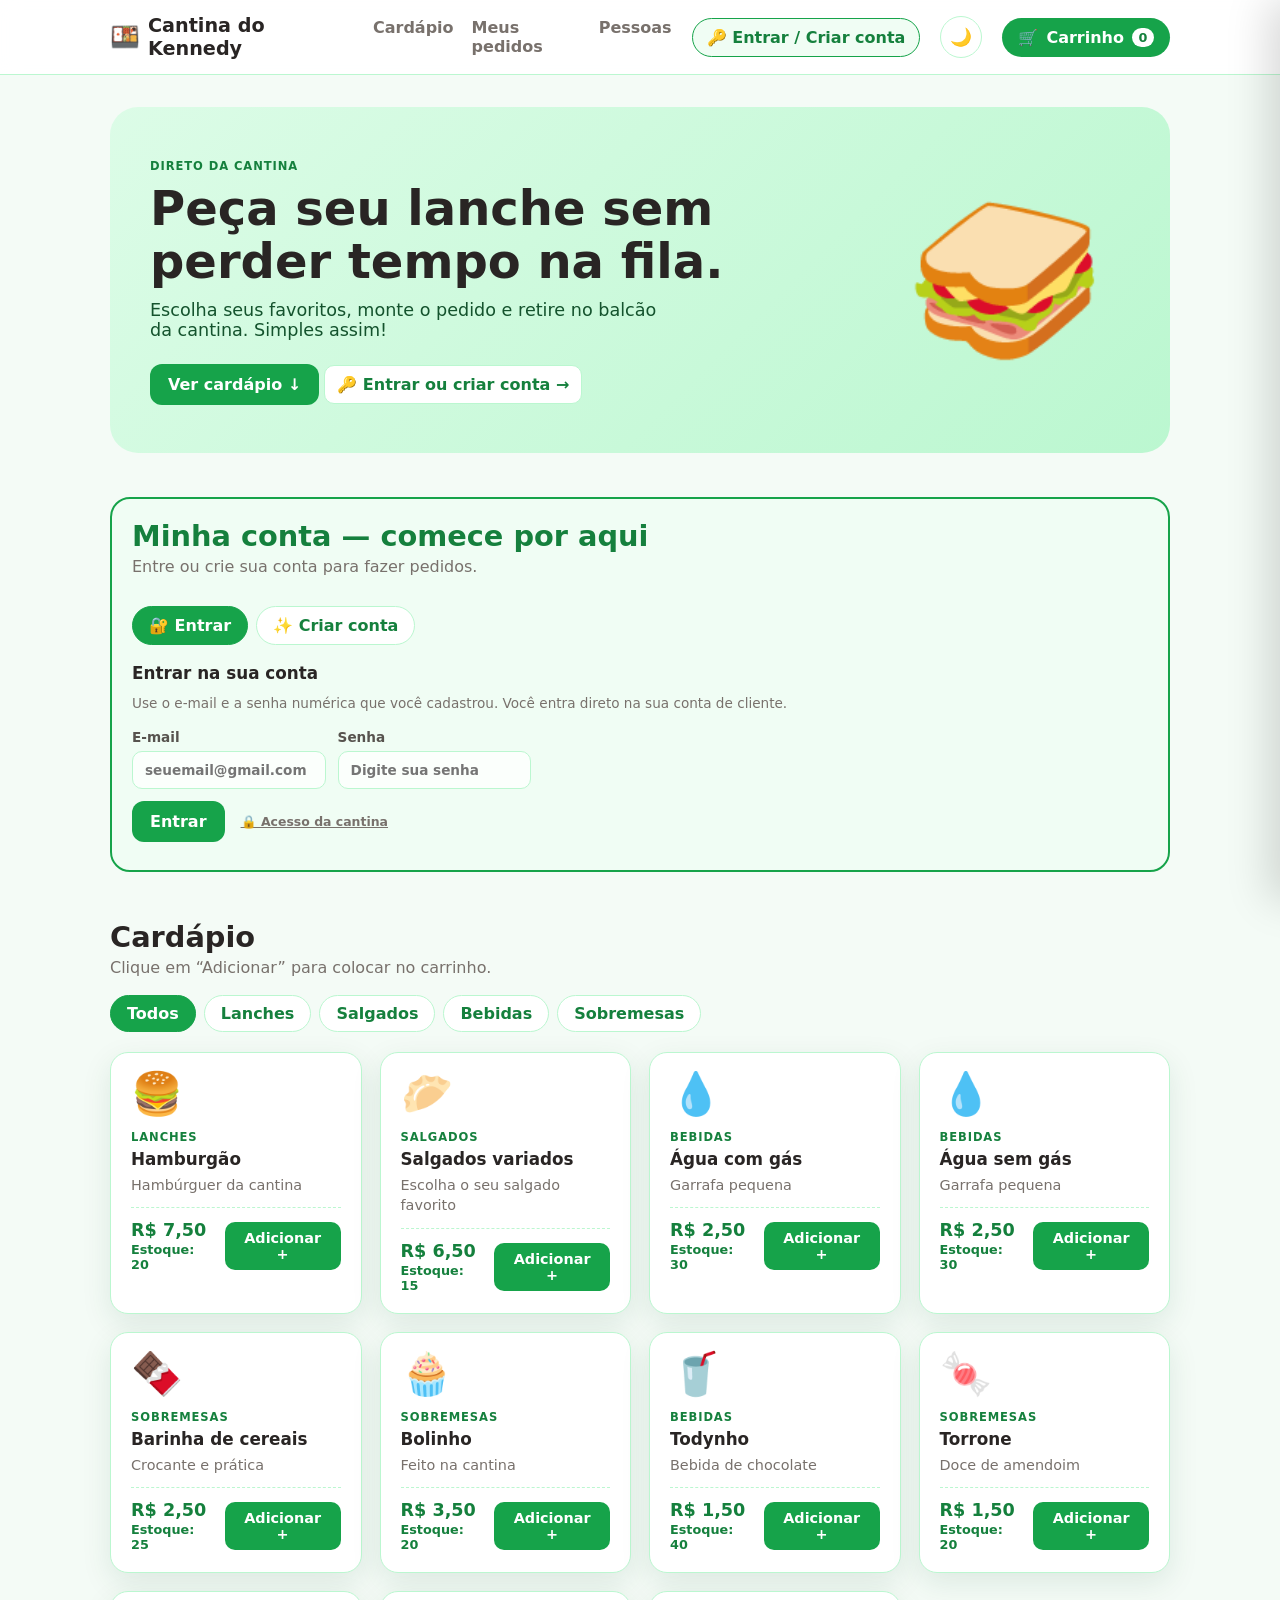
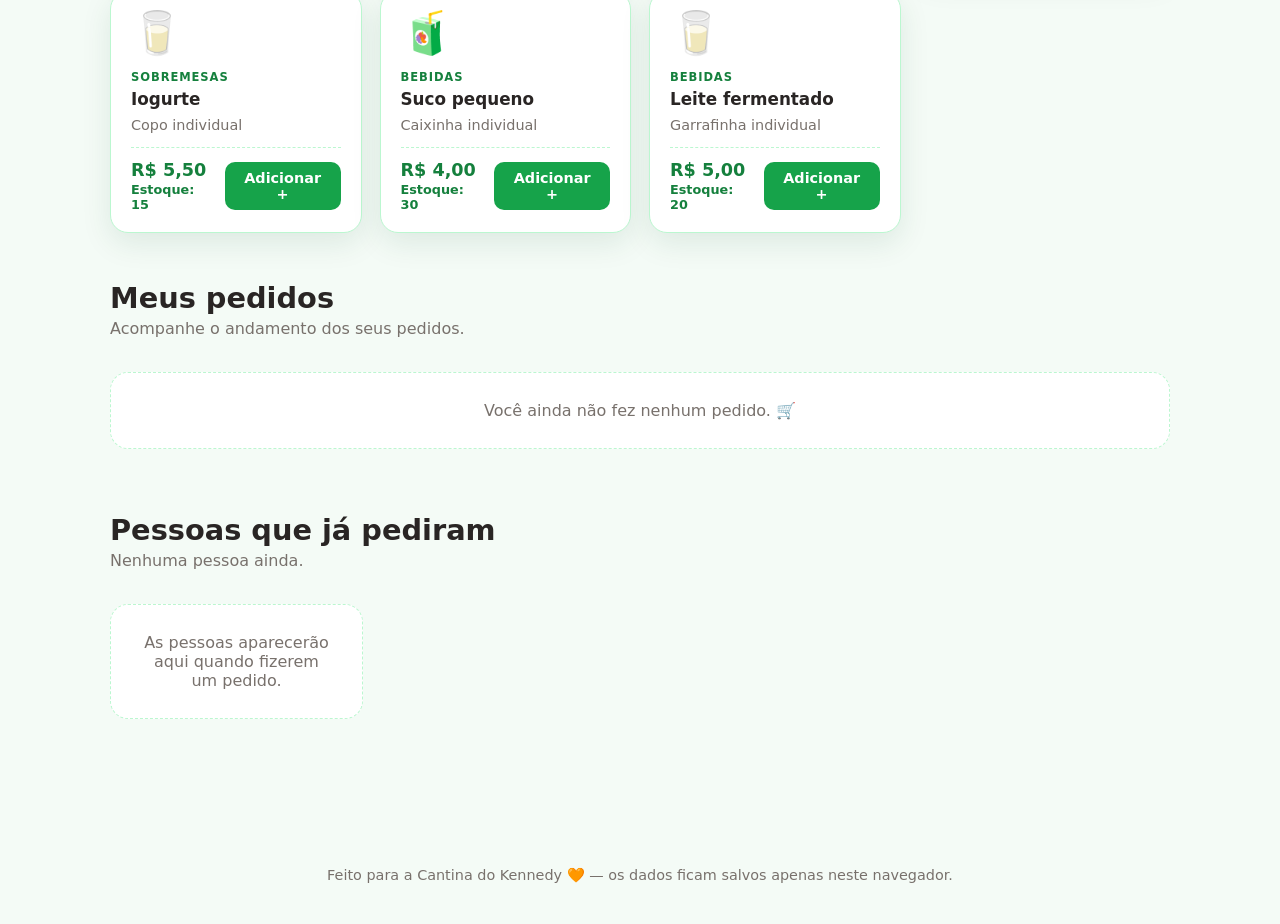
<file: index.html>
<!DOCTYPE html>
<html lang="pt-BR">
<head>
  <meta charset="UTF-8">
  <meta name="viewport" content="width=device-width, initial-scale=1.0">
  <title>Cantina do Kennedy | Peça seu lanche</title>
  <link rel="stylesheet" href="style.css?v=19">
</head>
<body>

  <!-- Cabeçalho fixo no topo da página -->
  <header class="topo">
    <div class="topo-interno">
      <a class="marca" href="#inicio">
        <span class="marca-icone">🍱</span> Cantina do Kennedy
      </a>
      <nav class="nav">
        <a href="#cardapio">Cardápio</a>
        <a href="#pedidos">Meus pedidos</a>
        <a href="#pessoas">Pessoas</a>
      </nav>
      <a class="botao-topo-conta" id="nav-conta" href="#conta">🔑 Entrar / Criar conta</a>
      <button class="botao-topo-sair" id="btn-sair-topo" type="button" hidden>Sair</button>
      <button class="botao-tema" id="alternar-tema" type="button" title="Mudar cor do fundo" aria-label="Mudar para o fundo escuro">🌙</button>
      <button class="botao-carrinho" id="abrir-carrinho" type="button">
        🛒 <span>Carrinho</span> <span class="badge" id="contador-carrinho">0</span>
      </button>
    </div>
  </header>

  <main>
    <!-- Apresentação -->
    <section class="hero" id="inicio">
      <div>
        <span class="item-categoria">Direto da cantina</span>
        <h1>Peça seu lanche sem perder tempo na fila.</h1>
        <p>Escolha seus favoritos, monte o pedido e retire no balcão da cantina. Simples assim!</p>
        <a class="botao-primario hero-cta" href="#cardapio">Ver cardápio ↓</a>
        <a class="botao-secundario hero-cta" href="#conta">🔑 Entrar ou criar conta →</a>
      </div>
      <div class="emoji" aria-hidden="true">🥪</div>
    </section>

    <!-- Área de login: cliente ou administrador (no início, bem visível) -->
    <section class="secao conta-destaque" id="conta">
      <div class="secao-cabecalho">
        <div>
          <h2>Minha conta — comece por aqui</h2>
          <p class="secao-sub">Entre ou crie sua conta para fazer pedidos.</p>
        </div>
      </div>

      <div class="auth-area">
        <div class="auth-abas" id="auth-abas">
          <button class="auth-aba ativa" id="aba-login" type="button" aria-selected="true">🔐 Entrar</button>
          <button class="auth-aba" id="aba-criar" type="button" aria-selected="false">✨ Criar conta</button>
        </div>

        <!-- ENTRAR -->
        <form class="form-auth" id="form-login">
          <h3>Entrar na sua conta</h3>
          <p class="auth-dica">Use o e-mail e a senha numérica que você cadastrou. Você entra direto na sua conta de cliente.</p>
          <label class="campo">E-mail
            <input id="login-email" type="email" placeholder="seuemail@gmail.com" autocomplete="username" required>
          </label>
          <label class="campo">Senha
            <input id="login-senha" type="password" inputmode="numeric" placeholder="Digite sua senha" autocomplete="current-password" required>
          </label>
          <div class="auth-botoes">
            <button class="botao-primario" id="btn-entrar" type="submit">Entrar</button>
            <button class="botao-texto admin-revelar" id="mostrar-admin" type="button">🔒 Acesso da cantina</button>
          </div>
        </form>

        <!-- Acesso reservado da cantina (senha secreta) -->
        <form class="form-auth" id="form-admin" hidden>
          <h3>🔒 Acesso da cantina</h3>
          <p class="auth-dica">Área reservada. A senha muda todo dia: <strong>Cantina@DDMMAAAA Kennedy!</strong> (use a data de hoje).</p>
          <label class="campo">Senha da cantina
            <input id="admin-senha" type="password" placeholder="Senha reservada" autocomplete="current-password" required>
          </label>
          <div class="auth-botoes">
            <button class="botao-primario" id="btn-entrar-admin" type="submit">Entrar como administrador</button>
            <button class="botao-secundario" id="btn-voltar-login" type="button">Voltar</button>
          </div>
        </form>

        <!-- CRIAR CONTA -->
        <form class="form-auth" id="form-criar" hidden>
          <h3>Criar sua conta</h3>
          <p class="auth-dica">Preencha seus dados para criar uma conta de cliente.</p>
          <label class="campo">Nome completo
            <input id="criar-nome" type="text" placeholder="Ex.: Maria Silva" required>
          </label>
          <label class="campo" id="campo-turma">Turma
            <select id="criar-turma" required>
              <option value="">Escolha a turma</option>
            </select>
          </label>
          <label class="campo">E-mail (Gmail)
            <input id="criar-email" type="email" placeholder="seuemail@gmail.com" autocomplete="email" required>
          </label>
          <label class="campo" id="campo-senha-criar">Crie uma senha
            <input id="criar-senha" type="password" inputmode="numeric" placeholder="Somente números (mín. 4)" autocomplete="new-password" required>
          </label>
          <div class="auth-botoes">
            <button class="botao-primario" id="btn-criar" type="submit">Criar minha conta</button>
          </div>
        </form>

        <div class="auth-logado" id="auth-logado" hidden>
          <span>✅ Logado como <strong id="nome-logado"></strong> <small id="tipo-logado"></small></span>
          <button class="botao-texto" id="btn-sair" type="button">Sair</button>
        </div>

        <!-- Histórico de login salvo neste dispositivo -->
        <div class="historico-login" id="historico-login" hidden>
          <h3>🕘 Histórico de login neste dispositivo</h3>
          <p class="auth-dica">Fica salvo só neste navegador. Guardamos nome, e-mail, tipo e data/hora — nunca senha.</p>
          <div class="lista-historico" id="lista-historico"></div>
          <button class="botao-secundario" id="btn-limpar-historico" type="button">Limpar histórico</button>
        </div>
      </div>
    </section>

    <!-- Cardápio -->
    <section class="secao" id="cardapio">
      <div class="secao-cabecalho">
        <div>
          <h2>Cardápio</h2>
          <p class="secao-sub">Clique em “Adicionar” para colocar no carrinho.</p>
        </div>
      </div>
      <div class="filtros" id="filtros"></div>
      <div class="grade-cardapio" id="grade-cardapio"></div>
    </section>

    <!-- Pedidos feitos -->
    <section class="secao" id="pedidos">
      <div class="secao-cabecalho">
        <div>
          <h2>Meus pedidos</h2>
          <p class="secao-sub">Acompanhe o andamento dos seus pedidos.</p>
        </div>
      </div>
      <div class="lista-pedidos" id="lista-pedidos"></div>
    </section>

    <!-- Pessoas que já fizeram pedidos -->
    <section class="secao" id="pessoas">
      <div class="secao-cabecalho">
        <div>
          <h2>Pessoas que já pediram</h2>
          <p class="secao-sub" id="resumo-pessoas">Nenhuma pessoa ainda.</p>
        </div>
      </div>
      <div class="lista-pessoas" id="lista-pessoas"></div>
    </section>

    <!-- Área do administrador (só aparece depois do login) -->
    <section class="secao" id="admin" hidden>
      <details class="admin" open>
        <summary>⚙️ Gerenciar produtos (administrador)</summary>

        <div class="admin-conteudo" id="admin-conteudo">
          <h3>Produtos e estoque</h3>
          <p class="secao-sub">Edite preço, categoria ou quantidade. Ao finalizar um pedido, o estoque baixa automaticamente.</p>
          <form class="form-item" id="form-item">
            <label class="campo">Nome do item
              <input id="item-nome" type="text" placeholder="Ex.: Pão de queijo" required>
            </label>
            <label class="campo">Descrição
              <input id="item-descricao" type="text" placeholder="Ex.: Feito na hora">
            </label>
            <label class="campo">Preço (R$)
              <input id="item-preco" type="number" min="0.01" step="0.01" placeholder="4.50" required>
            </label>
            <label class="campo">Estoque (quantidade)
              <input id="item-estoque" type="number" min="0" step="1" value="10" required>
            </label>
            <label class="campo">Categoria
              <select id="item-categoria">
                <option>Lanches</option>
                <option>Salgados</option>
                <option>Bebidas</option>
                <option>Sobremesas</option>
                <option>Outros</option>
              </select>
            </label>
            <label class="campo">Emoji
              <input id="item-emoji" type="text" maxlength="2" placeholder="🧀" value="🍽️">
            </label>
            <div class="admin-form-botoes">
              <button class="botao-primario" id="btn-salvar-item" type="submit">Adicionar item</button>
              <button class="botao-texto" id="btn-cancelar-edicao" type="button" hidden>Cancelar edição</button>
            </div>
          </form>
          <div class="lista-custom" id="lista-custom"></div>
          <button class="botao-texto" id="btn-limpar" type="button">Limpar todos os dados salvos</button>
        </div>
      </details>
    </section>
  </main>

  <footer>Feito para a Cantina do Kennedy 🧡 — os dados ficam salvos apenas neste navegador.</footer>

  <!-- Carrinho lateral -->
  <div class="fundo-carrinho" id="fundo-carrinho"></div>
  <aside class="carrinho" id="carrinho" aria-hidden="true">
    <div class="carrinho-cabecalho">
      <h2>🛒 Seu carrinho</h2>
      <button class="fechar" id="fechar-carrinho" type="button" aria-label="Fechar carrinho">✕</button>
    </div>

    <div class="itens-carrinho" id="itens-carrinho"></div>

    <form class="carrinho-rodape" id="form-pedido">
      <div class="total-linha">
        <span>Total</span>
        <span id="total-carrinho">R$ 0,00</span>
      </div>
      <div class="form-cliente">
        <label class="campo">Seu nome
          <input id="nome-cliente" type="text" placeholder="Ex.: Maria Silva" required>
        </label>
        <label class="campo">Turma
          <select id="turma-cliente" required>
            <option value="">Escolha a turma</option>
          </select>
        </label>
      </div>
      <fieldset class="forma-pagamento">
        <legend>Forma de pagamento</legend>
        <p class="pagamento-dica">Escolha como você vai pagar no balcão.</p>
        <label class="opcao-pagamento">
          <input type="radio" name="pagamento" value="Cartão de débito">
          <span>💳 Cartão de débito</span>
        </label>
        <label class="opcao-pagamento">
          <input type="radio" name="pagamento" value="Cartão de crédito">
          <span>💳 Cartão de crédito</span>
        </label>
        <label class="opcao-pagamento">
          <input type="radio" name="pagamento" value="Dinheiro">
          <span>💵 Dinheiro</span>
        </label>
      </fieldset>
      <button class="botao-primario" id="btn-finalizar" type="submit">Finalizar pedido</button>
    </form>
  </aside>

  <div class="toast" id="toast" role="status" aria-live="polite"></div>

  <script src="app.js?v=19"></script>
</body>
</html>
</file>
<file: style.css>
/* Cores e valores reutilizados em todo o site */
:root {
  --cor-principal: #16a34a;
  --cor-principal-escuro: #15803d;
  --acento-texto: #15803d;
  --verde-texto: #166534;
  --borda: #bbf7d0;
  --fundo: #f4fbf6;
  --cartao: #ffffff;
  --topo: rgba(255, 255, 255, 0.92);
  --campo: #fbfffc;
  --chip-fundo: #f0fdf4;
  --neutro: #f5f5f4;
  --texto: #292524;
  --texto-secundario: #57534e;
  --muted: #78716c;
  --hero-inicio: #dcfce7;
  --hero-fim: #bbf7d0;
  --hero-texto: #14532d;
  --sombra: 0 10px 30px rgba(20, 83, 45, 0.1);
  --raio: 18px;
}

/* Tema escuro: o JavaScript adiciona a classe "tema-escuro" no body */
body.tema-escuro {
  --fundo: #1c1917;
  --cartao: #292524;
  --topo: rgba(41, 37, 36, 0.94);
  --campo: #1c1917;
  --chip-fundo: #1a2e22;
  --neutro: #44403c;
  --texto: #f5f5f4;
  --texto-secundario: #d6d3d1;
  --muted: #a8a29e;
  --borda: #475569;
  --acento-texto: #86efac;
  --verde-texto: #86efac;
  --hero-inicio: #14532d;
  --hero-fim: #166534;
  --hero-texto: #dcfce7;
  --sombra: 0 10px 30px rgba(0, 0, 0, 0.4);
}

* { box-sizing: border-box; }
html { scroll-behavior: smooth; }

body {
  margin: 0;
  font-family: "Segoe UI", system-ui, -apple-system, sans-serif;
  color: var(--texto);
  background: var(--fundo);
}

a { color: inherit; text-decoration: none; }
button, input, select { font: inherit; }
button { cursor: pointer; }

/* ---------- Cabeçalho ---------- */
.topo {
  position: sticky;
  top: 0;
  z-index: 20;
  background: var(--topo);
  backdrop-filter: blur(10px);
  border-bottom: 1px solid var(--borda);
}

.topo-interno {
  max-width: 1100px;
  margin: auto;
  padding: 14px 20px;
  display: flex;
  align-items: center;
  gap: 20px;
}

.marca { font-weight: 800; font-size: 1.2rem; display: flex; align-items: center; gap: 8px; }
.marca-icone { font-size: 1.5rem; }
.nav { display: flex; gap: 18px; margin-left: auto; }
.nav a { color: var(--muted); font-weight: 600; }
.nav a:hover { color: var(--acento-texto); }
.botao-topo-conta { border: 1px solid var(--cor-principal); background: var(--chip-fundo); color: var(--acento-texto); border-radius: 999px; padding: 9px 14px; font-weight: 800; text-decoration: none; white-space: nowrap; }
.botao-topo-conta:hover { background: var(--cor-principal); color: #fff; }
.botao-topo-sair { border: 1px solid #b91c1c; background: none; color: #b91c1c; border-radius: 999px; padding: 9px 14px; font-weight: 800; white-space: nowrap; }
.botao-topo-sair:hover { background: #b91c1c; color: #fff; }

.botao-tema {
  border: 1px solid var(--borda);
  background: var(--cartao);
  color: var(--texto);
  border-radius: 999px;
  width: 42px;
  height: 42px;
  font-size: 1.1rem;
  display: grid;
  place-items: center;
  flex: none;
}
.botao-tema:hover { border-color: var(--cor-principal); }

.botao-carrinho {
  border: 0;
  background: var(--cor-principal);
  color: #fff;
  padding: 10px 16px;
  border-radius: 999px;
  font-weight: 700;
  display: flex;
  align-items: center;
  gap: 8px;
}
.botao-carrinho:hover { background: var(--cor-principal-escuro); }
.badge {
  background: #fff;
  color: var(--acento-texto);
  border-radius: 999px;
  min-width: 22px;
  padding: 2px 6px;
  font-size: 0.8rem;
  text-align: center;
}

/* ---------- Apresentação ---------- */
main { max-width: 1100px; margin: auto; padding: 0 20px 60px; }

.hero {
  margin: 32px 0 44px;
  padding: 48px 40px;
  border-radius: 28px;
  background: linear-gradient(135deg, var(--hero-inicio), var(--hero-fim));
  position: relative;
  overflow: hidden;
}
.hero h1 { font-size: clamp(2rem, 5vw, 3rem); margin: 8px 0 12px; line-height: 1.1; max-width: 600px; }
.hero p { margin: 0 0 24px; color: var(--hero-texto); font-size: 1.1rem; max-width: 520px; }
.hero .emoji {
  position: absolute;
  right: 6%;
  top: 50%;
  transform: translateY(-50%);
  font-size: clamp(80px, 14vw, 160px);
}
.hero-cta { display: inline-block; }

/* ---------- Seções ---------- */
.secao { margin-bottom: 48px; scroll-margin-top: 90px; }
.secao-cabecalho { margin-bottom: 18px; }
.secao h2 { margin: 0; font-size: 1.8rem; }
.secao-sub { color: var(--muted); margin: 4px 0 0; }
.conta-destaque { border: 2px solid var(--cor-principal); border-radius: 20px; background: var(--chip-fundo); padding: 20px; margin-top: 44px; }
.conta-destaque h2 { color: var(--acento-texto); }

.filtros { display: flex; gap: 8px; flex-wrap: wrap; margin-bottom: 20px; }
.filtro {
  border: 1px solid var(--borda);
  background: var(--cartao);
  color: var(--acento-texto);
  padding: 8px 16px;
  border-radius: 999px;
  font-weight: 600;
}
.filtro.ativo { background: var(--cor-principal); border-color: var(--cor-principal); color: #fff; }

/* ---------- Cards do cardápio ---------- */
.grade-cardapio { display: grid; grid-template-columns: repeat(auto-fill, minmax(240px, 1fr)); gap: 18px; }

.item-card {
  background: var(--cartao);
  border: 1px solid var(--borda);
  border-radius: var(--raio);
  padding: 20px;
  display: flex;
  flex-direction: column;
  gap: 12px;
  box-shadow: var(--sombra);
  transition: transform 0.18s ease, box-shadow 0.18s ease;
}
.item-card:hover { transform: translateY(-4px); box-shadow: 0 16px 34px rgba(20, 83, 45, 0.16); }
.item-emoji { font-size: 2.6rem; line-height: 1; }
.item-categoria {
  font-size: 0.72rem;
  text-transform: uppercase;
  letter-spacing: 0.08em;
  color: var(--acento-texto);
  font-weight: 800;
}
.item-card h3 { margin: 4px 0 6px; font-size: 1.05rem; }
.item-card p { margin: 0; color: var(--muted); font-size: 0.9rem; line-height: 1.4; flex: 1; }
.item-bottom {
  display: flex;
  align-items: center;
  justify-content: space-between;
  gap: 10px;
  padding-top: 12px;
  border-top: 1px dashed var(--borda);
}
.preco { color: var(--acento-texto); font-size: 1.1rem; }

/* ---------- Botões ---------- */
.botao-primario {
  border: 0;
  background: var(--cor-principal);
  color: #fff;
  padding: 11px 18px;
  border-radius: 12px;
  font-weight: 700;
}
.botao-primario:hover:not(:disabled) { background: var(--cor-principal-escuro); }
.botao-primario:disabled { opacity: 0.5; cursor: not-allowed; }
.botao-pequeno { padding: 8px 12px; font-size: 0.9rem; border-radius: 10px; }

.botao-texto { border: 0; background: none; color: #b91c1c; font-weight: 600; padding: 6px; }
.vazio {
  color: var(--muted);
  background: var(--cartao);
  border: 1px dashed var(--borda);
  border-radius: var(--raio);
  padding: 28px;
  text-align: center;
}

/* ---------- Pedidos ---------- */
.lista-pedidos { display: grid; gap: 16px; }
.pedido { background: var(--cartao); border: 1px solid var(--borda); border-radius: var(--raio); padding: 20px; box-shadow: var(--sombra); }
.pedido-topo { display: flex; justify-content: space-between; align-items: center; gap: 10px; }
.numero { font-weight: 800; font-size: 1.1rem; display: block; }
.data { color: var(--muted); font-size: 0.8rem; }
.status { padding: 6px 12px; border-radius: 999px; font-size: 0.8rem; font-weight: 800; white-space: nowrap; }
.status-0 { background: #fef3c7; color: #92400e; }
.status-1 { background: #dbeafe; color: #1e40af; }
.status-2 { background: #dcfce7; color: #166534; }
.status-3 { background: #f3f4f6; color: #4b5563; }
body.tema-escuro .status-0 { background: #78350f; color: #fde68a; }
body.tema-escuro .status-1 { background: #1e3a8a; color: #bfdbfe; }
body.tema-escuro .status-2 { background: #14532d; color: #bbf7d0; }
body.tema-escuro .status-3 { background: #44403c; color: #e7e5e4; }
.cliente { margin: 14px 0 8px; font-weight: 600; }
.pagamento-linha { margin: 0 0 12px; font-size: 0.9rem; color: var(--texto-secundario); }
.pagamento-linha strong { color: var(--acento-texto); }
.pedido-itens { list-style: none; padding: 0; margin: 0 0 14px; display: grid; gap: 6px; }
.pedido-itens li { display: flex; justify-content: space-between; color: var(--texto-secundario); }
.pedido-rodape {
  display: flex;
  justify-content: space-between;
  align-items: center;
  gap: 10px;
  flex-wrap: wrap;
  border-top: 1px dashed var(--borda);
  padding-top: 14px;
}
.acoes { display: flex; align-items: center; gap: 8px; flex-wrap: wrap; }
.entregue { color: var(--verde-texto); font-weight: 700; }
.botao-secundario {
  border: 1px solid var(--borda);
  background: var(--cartao);
  color: var(--acento-texto);
  padding: 9px 12px;
  border-radius: 10px;
  font-weight: 700;
}

/* ---------- Pessoas que já pediram ---------- */
.lista-pessoas { display: grid; grid-template-columns: repeat(auto-fill, minmax(240px, 1fr)); gap: 16px; }
.pessoa-card { background: var(--cartao); border: 1px solid var(--borda); border-radius: var(--raio); padding: 18px; box-shadow: var(--sombra); }
.pessoa-card h3 { margin: 0 0 4px; font-size: 1.05rem; }
.pessoa-turma { color: var(--acento-texto); font-weight: 800; font-size: 0.78rem; text-transform: uppercase; letter-spacing: 0.06em; }
.pessoa-linha { display: flex; justify-content: space-between; gap: 8px; color: var(--texto-secundario); font-size: 0.9rem; margin-top: 8px; }
.pessoa-linha strong { color: var(--texto); }

/* ---------- Gerenciamento do cardápio ---------- */
.admin { background: var(--cartao); border: 1px solid var(--borda); border-radius: var(--raio); padding: 8px 20px; }
.admin summary { cursor: pointer; font-weight: 800; padding: 12px 0; }
.form-item { display: grid; grid-template-columns: repeat(auto-fit, minmax(150px, 1fr)); gap: 12px; padding: 12px 0 20px; }
.campo { display: flex; flex-direction: column; gap: 6px; font-size: 0.85rem; font-weight: 700; color: var(--texto-secundario); }
.campo input, .campo select {
  border: 1px solid var(--borda);
  border-radius: 10px;
  padding: 10px 12px;
  background: var(--campo);
  color: var(--texto);
  min-width: 0;
}
.lista-custom { display: flex; flex-wrap: wrap; gap: 8px; padding-bottom: 12px; }
.chip {
  background: var(--chip-fundo);
  border: 1px solid var(--borda);
  border-radius: 999px;
  padding: 6px 8px 6px 14px;
  display: flex;
  align-items: center;
  gap: 8px;
  font-size: 0.9rem;
}
.chip button { border: 0; background: var(--borda); color: var(--acento-texto); border-radius: 999px; width: 22px; height: 22px; line-height: 1; font-weight: 800; }

/* ---------- Login e gerenciamento de produtos ---------- */
.auth-area { padding: 12px 0 8px; }
.form-auth { display: grid; grid-template-columns: repeat(auto-fit, minmax(170px, 1fr)); gap: 12px; align-items: end; }
.form-auth h3, .auth-dica, .auth-logado { grid-column: 1 / -1; }
.form-auth h3 { margin: 4px 0 0; font-size: 1.05rem; }
.auth-dica { margin: 0 0 6px; color: var(--muted); font-size: 0.85rem; }
.auth-botoes, .admin-form-botoes { grid-column: 1 / -1; display: flex; gap: 10px; flex-wrap: wrap; align-items: center; }
.auth-logado { display: flex; justify-content: space-between; align-items: center; gap: 12px; background: var(--chip-fundo); border: 1px solid var(--borda); border-radius: 12px; padding: 10px 14px; }
.auth-logado small { color: var(--muted); font-weight: 700; }
.admin-revelar { font-size: 0.78rem; color: var(--muted); text-decoration: underline; }

/* Abas Entrar / Criar conta */
.auth-abas { display: flex; gap: 8px; margin-bottom: 14px; flex-wrap: wrap; }
.auth-aba { border: 1px solid var(--borda); background: var(--cartao); color: var(--acento-texto); padding: 9px 16px; border-radius: 999px; font-weight: 800; }
.auth-aba.ativa { background: var(--cor-principal); border-color: var(--cor-principal); color: #fff; }

/* Escolha do tipo de conta */
.tipo-conta { grid-column: 1 / -1; display: grid; grid-template-columns: repeat(auto-fit, minmax(210px, 1fr)); gap: 10px; }
.opcao-conta { display: flex; align-items: flex-start; gap: 10px; border: 1px solid var(--borda); background: var(--campo); border-radius: 12px; padding: 12px; font-weight: 700; cursor: pointer; }
.opcao-conta:has(input:checked) { border-color: var(--cor-principal); background: var(--chip-fundo); }
.opcao-conta input { margin-top: 3px; accent-color: var(--cor-principal); }
.opcao-conta span { display: flex; flex-direction: column; gap: 2px; }
.opcao-conta small { color: var(--muted); font-weight: 600; }
.campos-admin { grid-column: 1 / -1; display: grid; grid-template-columns: repeat(auto-fit, minmax(190px, 1fr)); gap: 12px; border: 1px dashed var(--borda); border-radius: 12px; padding: 12px; }
.campos-admin .auth-dica { grid-column: 1 / -1; }
.checkbox-linha { grid-column: 1 / -1; display: flex; align-items: center; gap: 8px; font-weight: 700; font-size: 0.9rem; }
.checkbox-linha input { accent-color: var(--cor-principal); }

/* Senha gerada para o administrador */
.senha-gerada { grid-column: 1 / -1; border: 1px solid var(--cor-principal); background: var(--chip-fundo); border-radius: 12px; padding: 14px; margin-top: 12px; }
.senha-gerada h3 { margin: 0 0 6px; font-size: 1rem; }
.senha-gerada p { margin: 0 0 10px; font-size: 0.85rem; color: var(--muted); }
.senha-gerada .auth-dica { margin: 10px 0 0; }
.senha-gerada .campo { display: block; margin-top: 12px; }
a.botao-primario { display: inline-block; text-decoration: none; cursor: pointer; }
.historico-login { grid-column: 1 / -1; border: 1px solid var(--borda); background: var(--campo); border-radius: 12px; padding: 14px; margin-top: 12px; }
.historico-login h3 { margin: 0 0 6px; font-size: 1rem; }
.lista-historico { display: grid; gap: 8px; margin: 10px 0 12px; max-height: 220px; overflow-y: auto; }
.item-historico { display: flex; flex-direction: column; gap: 2px; border-bottom: 1px dashed var(--borda); padding-bottom: 8px; }
.item-historico:last-child { border-bottom: 0; padding-bottom: 0; }
.item-historico small { color: var(--muted); }

.admin-conteudo { padding-top: 10px; }
.admin-conteudo h3 { margin: 8px 0 4px; font-size: 1.05rem; }
.lista-admin { display: grid; gap: 8px; padding: 4px 0 16px; }
.produto-admin { display: flex; align-items: center; justify-content: space-between; gap: 10px; flex-wrap: wrap; background: var(--campo); border: 1px solid var(--borda); border-radius: 12px; padding: 10px 12px; }
.produto-admin strong { display: block; font-size: 0.95rem; }
.produto-admin small { color: var(--muted); }
.produto-admin-acoes { display: flex; align-items: center; gap: 6px; flex-wrap: wrap; }
.estoque { background: var(--chip-fundo); color: var(--acento-texto); border-radius: 999px; padding: 4px 10px; font-size: 0.8rem; font-weight: 800; }
.estoque.estoque-zero { background: #fee2e2; color: #991b1b; }
.item-estoque { display: block; margin-top: 2px; font-size: 0.8rem; font-weight: 800; color: var(--acento-texto); }
.item-estoque.esgotado { color: #b91c1c; }
.produto-admin small { display: block; margin-top: 2px; }
.controles button:disabled { opacity: 0.4; cursor: not-allowed; }
[hidden] { display: none !important; }
body.tema-escuro .estoque.estoque-zero { background: #7f1d1d; color: #fee2e2; }
body.tema-escuro .item-estoque.esgotado { color: #fca5a5; }

footer { text-align: center; color: var(--muted); padding: 24px 20px 40px; font-size: 0.9rem; }

/* ---------- Carrinho lateral ---------- */
.fundo-carrinho {
  position: fixed;
  inset: 0;
  background: rgba(41, 37, 36, 0.45);
  opacity: 0;
  pointer-events: none;
  transition: opacity 0.25s ease;
  z-index: 30;
}
.fundo-carrinho.visivel { opacity: 1; pointer-events: auto; }

.carrinho {
  position: fixed;
  top: 0;
  right: 0;
  height: 100%;
  width: min(420px, 100%);
  background: var(--campo);
  box-shadow: -12px 0 40px rgba(0, 0, 0, 0.15);
  transform: translateX(100%);
  transition: transform 0.28s ease;
  z-index: 40;
  display: flex;
  flex-direction: column;
}
.carrinho.aberto { transform: translateX(0); }
.carrinho-cabecalho { display: flex; justify-content: space-between; align-items: center; padding: 20px; border-bottom: 1px solid var(--borda); }
.carrinho-cabecalho h2 { margin: 0; font-size: 1.3rem; }
.fechar { border: 0; background: var(--neutro); color: var(--texto); border-radius: 999px; width: 34px; height: 34px; font-size: 1.1rem; }
.itens-carrinho { flex: 1; overflow-y: auto; padding: 16px 20px; }

.item-carrinho { display: grid; grid-template-columns: auto 1fr auto; gap: 12px; align-items: center; padding: 12px 0; border-bottom: 1px dashed var(--borda); }
.item-carrinho .emoji { font-size: 1.8rem; }
.item-carrinho h4 { margin: 0 0 2px; font-size: 0.95rem; }
.item-carrinho small { color: var(--muted); }
.controles { display: flex; align-items: center; gap: 6px; }
.controles button { width: 28px; height: 28px; border-radius: 8px; border: 1px solid var(--borda); background: var(--cartao); color: var(--texto); font-weight: 800; }
.controles .remover { border: 0; background: none; color: #b91c1c; font-size: 1rem; }
.quantidade { min-width: 20px; text-align: center; font-weight: 700; }

.carrinho-rodape { border-top: 1px solid var(--borda); padding: 18px 20px 24px; display: grid; gap: 12px; }
.total-linha { display: flex; justify-content: space-between; font-size: 1.15rem; font-weight: 800; }
.total-linha span:last-child { color: var(--acento-texto); }
.form-cliente { display: grid; gap: 10px; }
.form-cliente .campo input { width: 100%; }

/* Forma de pagamento no fechamento do pedido */
.forma-pagamento { border: 0; margin: 0; padding: 0; display: grid; gap: 8px; }
.forma-pagamento legend { font-weight: 800; padding: 0; }
.pagamento-dica { margin: 0; color: var(--muted); font-size: 0.85rem; }
.opcao-pagamento { display: flex; align-items: center; gap: 10px; border: 1px solid var(--borda); background: var(--cartao); border-radius: 12px; padding: 10px 12px; font-weight: 700; cursor: pointer; }
.opcao-pagamento:has(input:checked) { border-color: var(--cor-principal); background: var(--chip-fundo); }
.opcao-pagamento input { width: 18px; height: 18px; accent-color: var(--cor-principal); }

/* ---------- Mensagem temporária ---------- */
.toast {
  position: fixed;
  bottom: 24px;
  left: 50%;
  transform: translate(-50%, 20px);
  background: #292524;
  color: #fff;
  padding: 12px 20px;
  border-radius: 999px;
  font-weight: 700;
  opacity: 0;
  pointer-events: none;
  transition: 0.25s ease;
  z-index: 60;
  max-width: 90vw;
  text-align: center;
}
.toast.visivel { opacity: 1; transform: translate(-50%, 0); }

/* Ajustes de contraste no tema escuro */
body.tema-escuro .toast { background: #e7e5e4; color: #1c1917; }
body.tema-escuro .botao-texto,
body.tema-escuro .controles .remover { color: #fca5a5; }
body.tema-escuro .botao-topo-sair { color: #fca5a5; border-color: #fca5a5; }
body.tema-escuro .botao-topo-sair:hover { background: #fca5a5; color: #1c1917; }

/* ---------- Celular ---------- */
@media (max-width: 700px) {
  .nav { display: none; }
  .hero { padding: 32px 24px; }
  .hero .emoji { display: none; }
  .topo-interno { padding: 12px 16px; gap: 12px; }
  .botao-carrinho span:not(.badge) { display: none; }
  .botao-tema { width: 38px; height: 38px; }
  .botao-topo-conta, .botao-topo-sair { padding: 8px 10px; font-size: 0.85rem; }
  .conta-destaque { padding: 14px; }
}
</file>
